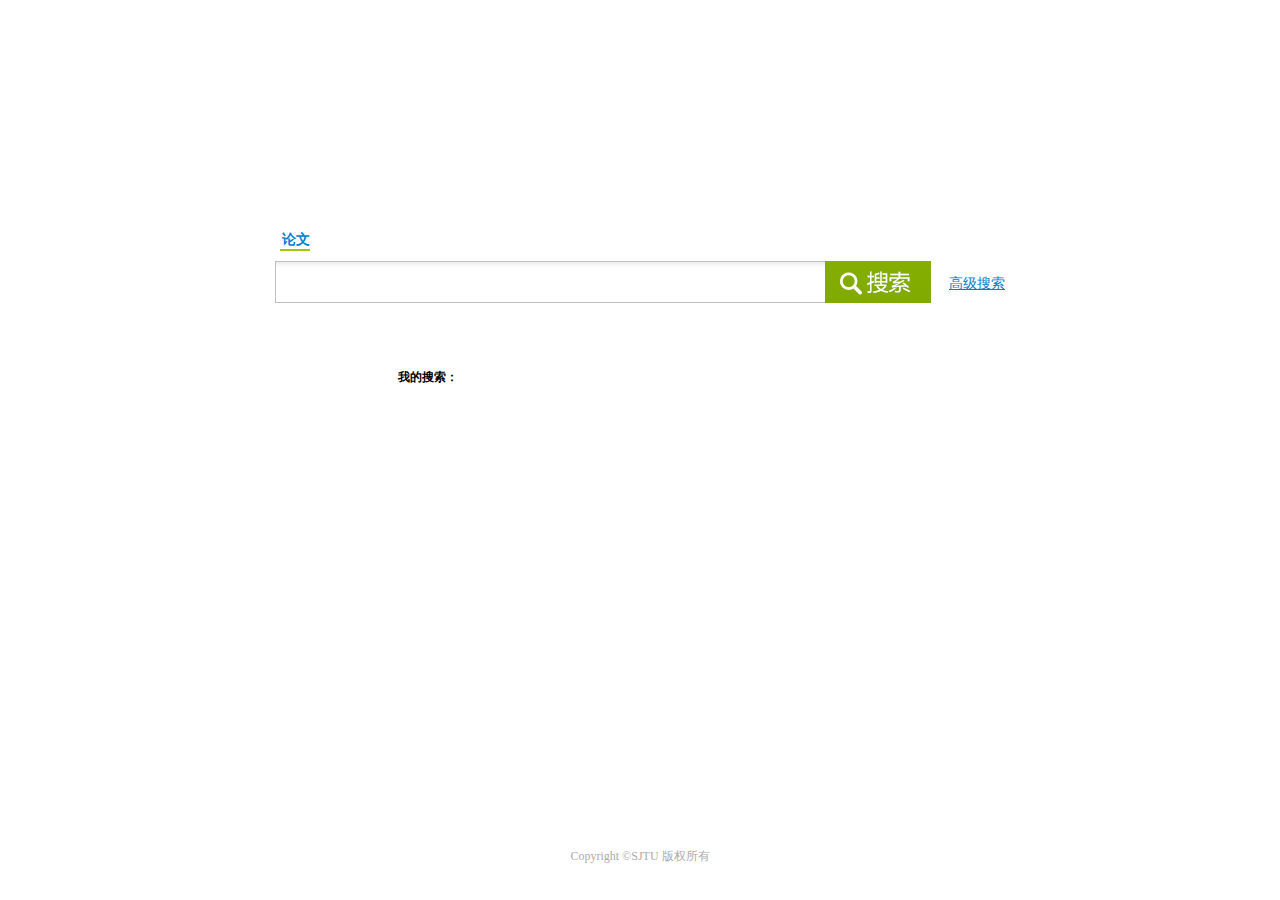
<file: index.html>
<!DOCTYPE html PUBLIC "-//W3C//DTD XHTML 1.0 Transitional//EN" "http://www.w3.org/TR/xhtml1/DTD/xhtml1-transitional.dtd">
<html xmlns="http://www.w3.org/1999/xhtml">
<head>
<meta http-equiv="X-UA-Compatible" content="IE=emulateIE7" />
<meta http-equiv="Content-Type" content="text/html; charset=utf-8" />
<title>Paper-SearchEngine</title>
<link href="css/style.css" rel="stylesheet" type="text/css" />
<link href="css/index.css" rel="stylesheet" type="text/css" />
</head>
<body>
<div id="container">
	<div id="bd">
        <div id="main">
        	<h1 class="title">
            	<div class="logo large"></div>
            </h1>
            <div class="nav ue-clear">
            	<ul class="searchList">
                    <li class="searchItem current" id="paper">论文</li>
                    <!--<li class="searchItem">设计</li>-->
                    <!--<li class="searchItem">网页</li>-->
                    <!--<li class="searchItem">知道</li>-->
                    <!--<li class="searchItem">音乐</li>-->
                    <!--<li class="searchItem">图片</li>-->
                    <!--<li class="searchItem">视频</li>-->
                    <!--<li class="searchItem">地图</li>-->
                    <!--<li class="searchItem">百科</li>-->
                    <!--<li class="searchItem">文库</li>-->
                </ul>
            </div>
            <div class="inputArea">
            	<input type="text" class="searchInput" />
                <input type="button" class="searchButton" />
                <a class="advanced" href="advanced.html">高级搜索</a>
                <!--<ul class="dataList">-->
                	<!--<li>如何学好设计</li>-->
                    <!--<li>界面设计</li>-->
                    <!--<li>UI设计培训要多少钱</li>-->
                    <!--<li>设计师学习</li>-->
                    <!--<li>哪里有好的网站</li>-->
                <!--</ul>-->
            </div>
            
            <div class="historyArea">
                <p class="history">
                	<label class="myhis">我的搜索：</label>
                </p>
            </div>
        </div><!-- End of main -->
    </div><!--End of bd-->
    
    <div class="foot">
    	<div class="wrap">
            <div class="copyright">Copyright &copy;SJTU 版权所有</div>
        </div>
    </div>
</div>
</body>
<script type="text/javascript" src="js/jquery.js"></script>
<script type="text/javascript" src="js/jquery.cookie.js"></script>
<script type="text/javascript" src="js/global.js"></script>
<script type="text/javascript" src="js/domain.js"></script>
<script type="text/javascript" src="js/index.js"></script>
</html>
</file>
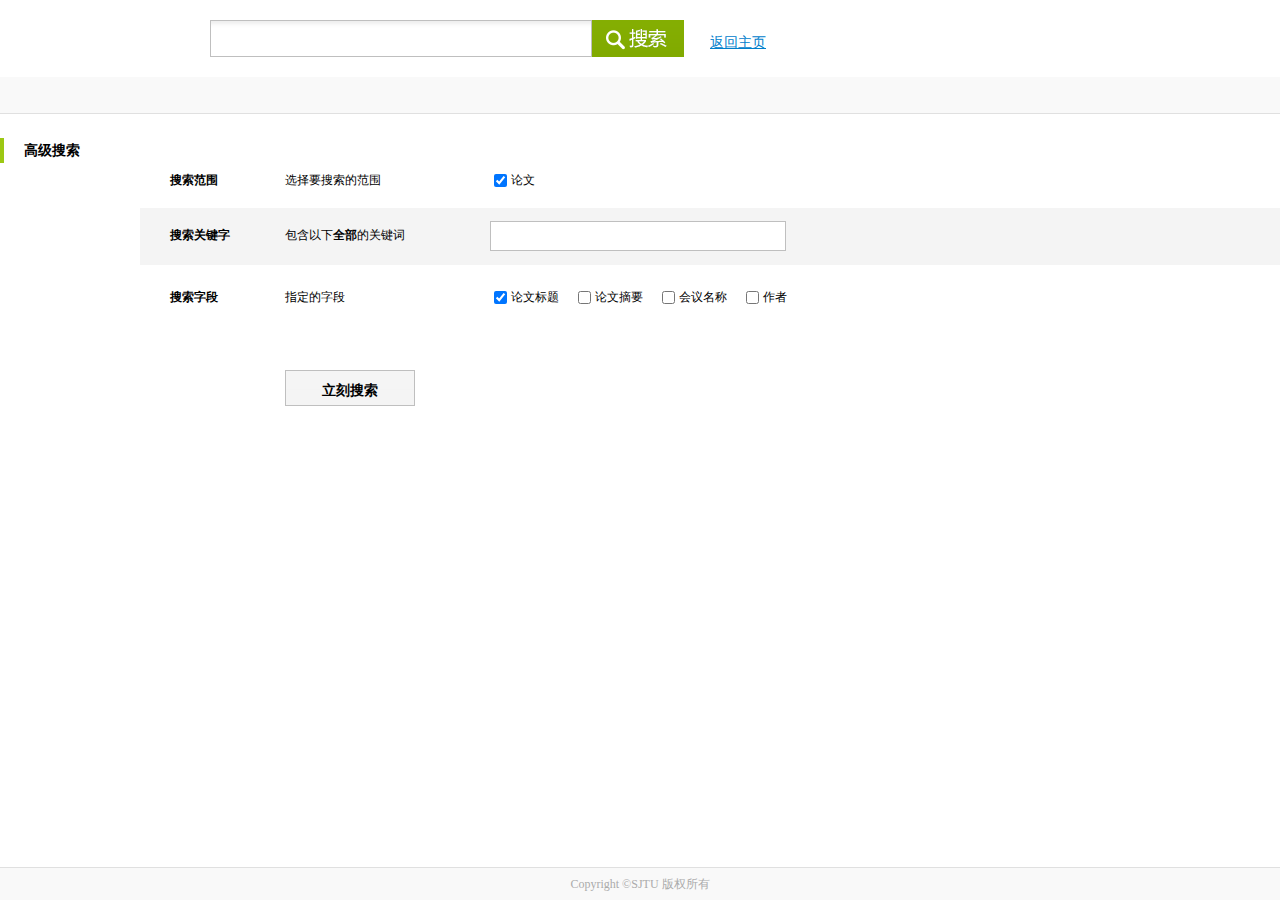
<file: advanced.html>
<!DOCTYPE html PUBLIC "-//W3C//DTD XHTML 1.0 Transitional//EN" "http://www.w3.org/TR/xhtml1/DTD/xhtml1-transitional.dtd">
<html xmlns="http://www.w3.org/1999/xhtml">
<head>
<meta http-equiv="X-UA-Compatible" content="IE=emulateIE7" />
<meta http-equiv="Content-Type" content="text/html; charset=utf-8" />
<title>Paper-SearchEngine</title>
<link href="css/style.css" rel="stylesheet" type="text/css" />
<link href="css/advanced.css" rel="stylesheet" type="text/css" />
</head>
<body>
<div id="container">
	<div id="hd" class="ue-clear">
    	<div class="logo"></div>
        <div class="inputArea">
        	<input type="text" class="searchInput" />
            <input type="button" class="searchButton" />
            <a class="back" href="index.html">返回主页</a>
        </div>
    </div>
    <div class="divsion"></div>
	<div id="bd">
        <div id="main">
        	<div class="subfield">高级搜索</div>
            <div class="subfieldContent">
            	<!--搜索范围-->
                <dl class="ue-clear advanceItem">
                	<dd>
                    	<label>搜索范围</label>
                        <span>选择要搜索的范围</span>
                    </dd>
                    <dt class="fillInArea">
                    	<span class="choose">
                            <input name="scope" type="checkbox" checked="checked" id="paper">
                            <span class="text">论文</span>
                        </span>
                        <!--<span class="choose">-->
                        <!--<input type="checkbox" name="scope">-->
                            <!--<span class="text">正文</span>-->
                        <!--</span>-->
                        <!--<span class="choose">-->
                            <!--<input type="checkbox" name="scope">-->
                            <!--<span class="text">附件</span>-->
                        <!--</span>-->
                    </dt>
                </dl>
                
                <!--搜索关键字-->
                <dl class="ue-clear advanceItem keyWords">
                	<dd>
                    	<label>搜索关键字</label>
                        <div class="tips">
                        	<p class="tip">包含以下<span class="impInfo">全部</span>的关键词</p>
                            <!--<p class="tip">包含以下的<span class="impInfo">完整关键词</span></p>-->
                            <!--<p class="tip">包含以下<span class="impInfo">任意一个</span>关键词</p>-->
                            <!--<p class="tip"><span class="impInfo">不包括</span>以下关键词</p>-->
                        </div>
                    </dd>
                    <dt class="fillInArea">
                    	<p><input type="text" id="stxt"/></p>
                        <!--<p><input type="text" /></p>-->
                        <!--<p><input type="text" /></p>-->
                        <!--<p><input type="text" /></p>-->
                    </dt>
                </dl>
                
                <!--文件类型-->
                <dl class="ue-clear advanceItem coln">
                	<dd>
                    	<label>搜索字段</label>
                        <span>指定的字段</span>
                    </dd>
                    <dt class="fillInArea">
                    	<span class="choose">
                            <input name="type" type="checkbox" checked="checked" id="name">
                            <span class="text">论文标题</span>
                        </span>
                        <span class="choose">
                        <input type="checkbox" name="type" id="abstract">
                            <span class="text">论文摘要</span>
                        </span>
                        <span class="choose">
                            <input type="checkbox" name="type" id="conf_info.name">
                            <span class="text">会议名称</span>
                        </span>
                        <span class="choose">
                            <input type="checkbox" name="type" id="authors.name">
                            <span class="text">作者</span>
                        </span>
                    </dt>
                </dl>
                
                <!--&lt;!&ndash;发布时间&ndash;&gt;-->
                <!--<dl class="ue-clear advanceItem time">-->
                	<!--<dd>-->
                    	<!--<label>发布时间</label>-->
                        <!--<span>指定搜索的时间范围</span>-->
                    <!--</dd>-->
                    <!--<dt class="fillInArea">-->
                    	<!--<span class="choose">-->
                            <!--<input type="radio" name="time">-->
                            <!--<span class="text">全部</span>-->
                        <!--</span>-->
                        <!--<span class="choose">-->
                            <!--<input type="radio" name="time">-->
                            <!--<span class="text">近一天</span>-->
                        <!--</span>-->
                        <!--<span class="choose">-->
                            <!--<input type="radio" name="time">-->
                            <!--<span class="text">近一周</span>-->
                        <!--</span>-->
                        <!--<span class="choose">-->
                            <!--<input type="radio" name="time">-->
                            <!--<span class="text">近一月</span>-->
                        <!--</span>-->
                        <!--<span class="choose">-->
                            <!--<input type="radio" name="time">-->
                            <!--<span class="text">近一年</span>-->
                        <!--</span>-->
                        <!--<span class="choose defineRadio">-->
                            <!--<input type="radio" name="time">-->
                            <!--<span class="text">自定义</span>-->
                        <!--</span>-->
                        <!--<span class="define">-->
                            <!--<input type="text" />-->
                            <!--<span class="divsion">-</span>-->
                            <!--<input type="text" />-->
                        <!--</span>-->
                    <!--</dt>-->
                <!--</dl>-->
                <div class="button">
                	<input type="button" class="search" value="立刻搜索" />
                </div>
            </div>
        </div><!-- End of main -->
    </div><!--End of bd-->
    
    
</div>
<div id="foot">Copyright &copy;SJTU 版权所有</div>
</body>
<script type="text/javascript" src="js/jquery.js"></script>
<script type="text/javascript" src="js/jquery.cookie.js"></script>
<script type="text/javascript" src="js/global.js"></script>
<script type="text/javascript" src="js/advanced.js"></script>
</html>
</file>
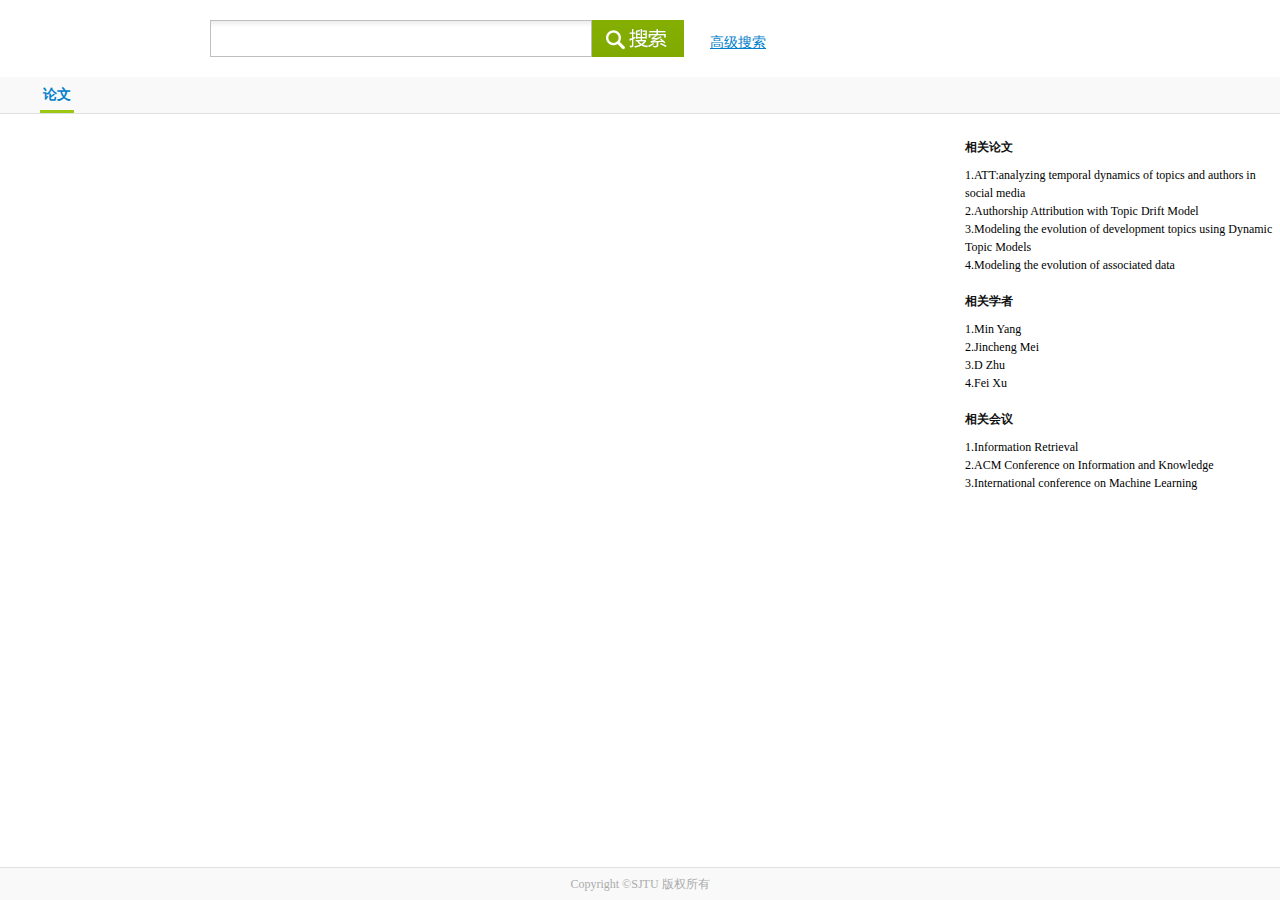
<file: detail.html>
<!DOCTYPE html PUBLIC "-//W3C//DTD XHTML 1.0 Transitional//EN" "http://www.w3.org/TR/xhtml1/DTD/xhtml1-transitional.dtd">
<html xmlns="http://www.w3.org/1999/xhtml">
<head>
    <meta http-equiv="X-UA-Compatible" content="IE=emulateIE7" />
    <meta http-equiv="Content-Type" content="text/html; charset=utf-8" />
    <title>Paper</title>
    <link href="css/style.css" rel="stylesheet" type="text/css" />
    <link href="css/result.css" rel="stylesheet" type="text/css" />
    <script type="text/javascript" src="js/echarts.js"></script>
</head>
<body>
<div id="container" class="sideBarHide">
    <div id="hd" class="ue-clear">
        <div class="logo"></div>
        <div class="inputArea">
            <input type="text" class="searchInput" />
            <input type="button" class="searchButton" />
            <a class="advanced" href="advanced.html">高级搜索</a>
        </div>
    </div>
    <div class="nav">
        <ul class="searchList">
            <li class="searchItem current" id="paper">论文</li>
            <!--<li class="searchItem">设计</li>-->
            <!--<li class="searchItem">网页</li>-->
            <!--<li class="searchItem">知道</li>-->
            <!--<li class="searchItem">音乐</li>-->
            <!--<li class="searchItem">图片</li>-->
            <!--<li class="searchItem">视频</li>-->
            <!--<li class="searchItem">地图</li>-->
            <!--<li class="searchItem">百科</li>-->
            <!--<li class="searchItem">文库</li>-->
        </ul>
    </div>
    <div id="bd" class="ue-clear">
        <div id="main" class="sideBarHide" style="padding-right: 315px">
            <div class="resultArea">
                <div class="resultList"></div>
                <!-- 分页 -->
                <!--<div class="pagination ue-clear"></div>-->
                <!-- 相关搜索 -->
                <!--<div class="dependSearch ue-clear">-->
                <!--<h6>相关搜索</h6>-->
                <!--<div class="searchList">-->
                <!--<p>-->
                <!--<a href="javascript:;">UI设计</a>-->
                <!--<a href="javascript:;">UI设计师</a>-->
                <!--<a href="javascript:;">图标设计</a>-->
                <!--<a href="javascript:;">设计师</a>-->
                <!--</p>-->
                <!--<p>-->
                <!--<a href="javascript:;">后台界面</a>-->
                <!--<a href="javascript:;">管理系统界面</a>-->
                <!--<a href="javascript:;">界面欣赏</a>-->
                <!--<a href="javascript:;">交互设计</a>-->
                <!--</p>-->
                <!--</div>-->
                <!--</div>-->

                <!--结果中搜索-->
                <!--<div class="inputArea searchInResult">-->
                <!--<input type="text" class="searchInput" />-->
                <!--<input type="button" class="searchButton" />-->
                <!--<a class="inResult" javascript:;>在结果中搜索</a>-->
                <!--</div>-->
                <div id="graphtopic" style="width: 600px;height:400px;"></div>
            </div>
            <div class="historyArea" style="margin-right:-312px;width:312px;">
                <div class="mySearch">
                    <h6>相关论文</h6>
                    <ul class="paperList">
                        <li>1.ATT:analyzing temporal dynamics of topics and authors in social media</li>
                        <li>2.Authorship Attribution with Topic Drift Model</li>
                        <li>3.Modeling the evolution of development topics using Dynamic Topic Models</li>
                        <li>4.Modeling the evolution of associated data</li>
                        <li><br/></li>
                    </ul>
                </div>
                <div class="mySearch">
                    <h6>相关学者</h6>
                    <ul class="scholarList">
                        <li>1.Min Yang</li>
                        <li>2.Jincheng Mei</li>
                        <li>3.D Zhu</li>
                        <li>4.Fei Xu</li>
                        <li><br/></li>
                    </ul>
                </div>
                <div class="mySearch">
                    <h6>相关会议</h6>
                    <ul class="confList">
                        <li>1.Information Retrieval</li>
                        <li>2.ACM Conference on Information and Knowledge</li>
                        <li>3.International conference on Machine Learning</li>
                        <li><br/></li>
                    </ul>
                </div>
            </div>
        </div><!-- End of main -->
    </div><!--End of bd-->
</div>

<div id="foot">Copyright &copy;SJTU 版权所有</div>
</body>
<script type="text/javascript" src="js/jquery.js"></script>
<script type="text/javascript" src="js/jquery.cookie.js"></script>
<script type="text/javascript" src="js/global.js"></script>
<script type="text/javascript" src="js/pagination.js"></script>
<script type="text/javascript" src="js/domain.js"></script>
<script type="text/javascript" src="js/detail.js"></script>
</html>
</file>
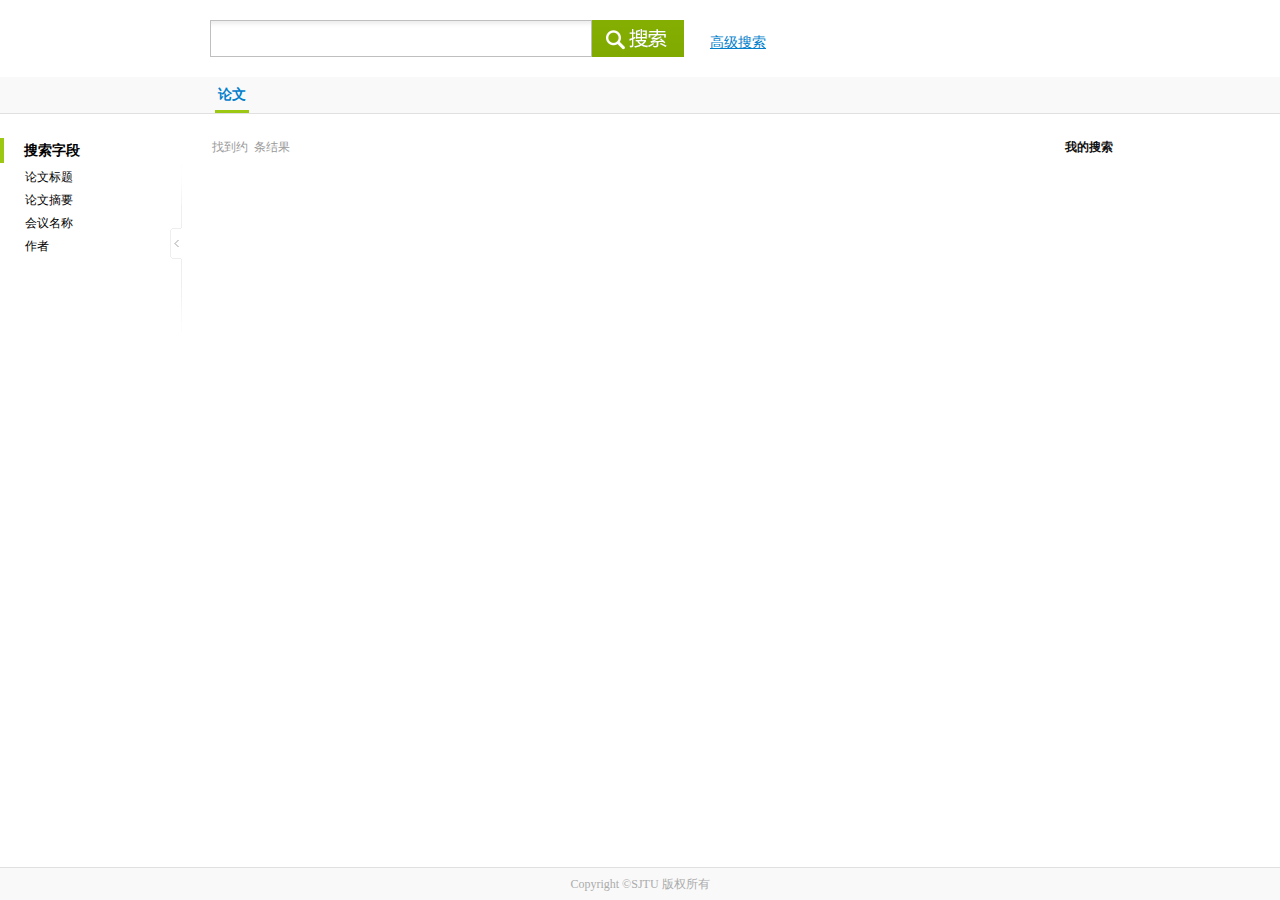
<file: result.html>
<!DOCTYPE html PUBLIC "-//W3C//DTD XHTML 1.0 Transitional//EN" "http://www.w3.org/TR/xhtml1/DTD/xhtml1-transitional.dtd">
<html xmlns="http://www.w3.org/1999/xhtml">
<head>
<meta http-equiv="X-UA-Compatible" content="IE=emulateIE7" />
<meta http-equiv="Content-Type" content="text/html; charset=utf-8" />
<title>Paper-SearchEngine</title>
<link href="css/style.css" rel="stylesheet" type="text/css" />
<link href="css/result.css" rel="stylesheet" type="text/css" />
</head>
<body>
<div id="container">
	<div id="hd" class="ue-clear">
    	<div class="logo"></div>
        <div class="inputArea">
        	<input type="text" class="searchInput" />
            <input type="button" class="searchButton" />
            <a class="advanced" href="advanced.html">高级搜索</a>
        </div>
    </div>
    <div class="nav">
    	<ul class="searchList">
            <li class="searchItem current" id="paper">论文</li>
            <!--<li class="searchItem">设计</li>-->
            <!--<li class="searchItem">网页</li>-->
            <!--<li class="searchItem">知道</li>-->
            <!--<li class="searchItem">音乐</li>-->
            <!--<li class="searchItem">图片</li>-->
            <!--<li class="searchItem">视频</li>-->
            <!--<li class="searchItem">地图</li>-->
            <!--<li class="searchItem">百科</li>-->
            <!--<li class="searchItem">文库</li>-->
        </ul>
    </div>
	<div id="bd" class="ue-clear">
        <div id="main">
        	<div class="sideBar">
            	<div class="subfield">搜索字段</div>
                <ul class="subfieldContext">
                	<li>
                    	<span class="name" id="name">论文标题</span>
                    </li>
                    <li>
                    	<span class="name" id="abstract">论文摘要</span>
                    </li>
                    <li>
                    	<span class="name" id="conf_info.name">会议名称</span>
                    </li>
                    <li>
                    	<span class="name" id="authors.name">作者</span>
                    </li>
                </ul>
                <!--<div class="subfield">发布时间</div>-->
                <!--<ul class="subfieldContext">-->
                	<!--<li>-->
                    	<!--<span class="name">2013年</span>-->
                        <!--<span class="unit">(9862)</span>-->
                    <!--</li>-->
                    <!--<li>-->
                    	<!--<span class="name">2012年</span>-->
                        <!--<span class="unit">(485)</span>-->
                    <!--</li>-->
                    <!--<li>-->
                    	<!--<span class="name">2011年</span>-->
                        <!--<span class="unit">(1564)</span>-->
                    <!--</li>-->
                <!--</ul>-->
                
                <!--<a href="javascript:;" class="reset">重置搜索选项</a>-->
                
                <div class="sideBarShowHide">
                	<a href="javascript:;" class="icon"></a>
                </div>
            </div>
            <div class="resultArea">
            	<p class="resultTotal">
                    <span class="info">找到约&nbsp;<span class="totalResult"></span> 条结果</span><!--(用时<span class="time">0.36</span>秒)，共约<span class="totalPage">1900</span>页</span>-->
                    <!--<span class="orderOpt">-->
                    	<!--<a href="javascript:;" class="byTime">按时间排序</a>-->
                        <!--<a href="javascript:;" class="byDependence">按相关度排序</a>-->
                    <!--</span>-->
                </p>
                <div class="resultList"></div>
                <!-- 分页 -->
                <!--<div class="pagination ue-clear"></div>-->
                <!-- 相关搜索 -->
                <!--<div class="dependSearch ue-clear">-->
                    <!--<h6>相关搜索</h6>-->
                    <!--<div class="searchList">-->
                        <!--<p>-->
                            <!--<a href="javascript:;">UI设计</a>-->
                            <!--<a href="javascript:;">UI设计师</a>-->
                            <!--<a href="javascript:;">图标设计</a>-->
                            <!--<a href="javascript:;">设计师</a>-->
                        <!--</p>-->
                        <!--<p>-->
                            <!--<a href="javascript:;">后台界面</a>-->
                            <!--<a href="javascript:;">管理系统界面</a>-->
                            <!--<a href="javascript:;">界面欣赏</a>-->
                            <!--<a href="javascript:;">交互设计</a>-->
                        <!--</p>-->
                    <!--</div>-->
                <!--</div>-->
                
                <!--结果中搜索-->
                <!--<div class="inputArea searchInResult">-->
                    <!--<input type="text" class="searchInput" />-->
                    <!--<input type="button" class="searchButton" />-->
                    <!--<a class="inResult" javascript:;>在结果中搜索</a>-->
                <!--</div>-->
            </div>
            <div class="historyArea">
                <div class="mySearch">
                	<h6>我的搜索</h6>
                    <ul class="historyList">
                    </ul>
                </div>
            </div>
        </div><!-- End of main -->
    </div><!--End of bd-->
</div>

<div id="foot">Copyright &copy;SJTU 版权所有</div>
</body>
<script type="text/javascript" src="js/jquery.js"></script>
<script type="text/javascript" src="js/jquery.cookie.js"></script>
<script type="text/javascript" src="js/global.js"></script>
<script type="text/javascript" src="js/pagination.js"></script>
<script type="text/javascript" src="js/domain.js"></script>
<script type="text/javascript" src="js/result.js"></script>
</html>
</file>
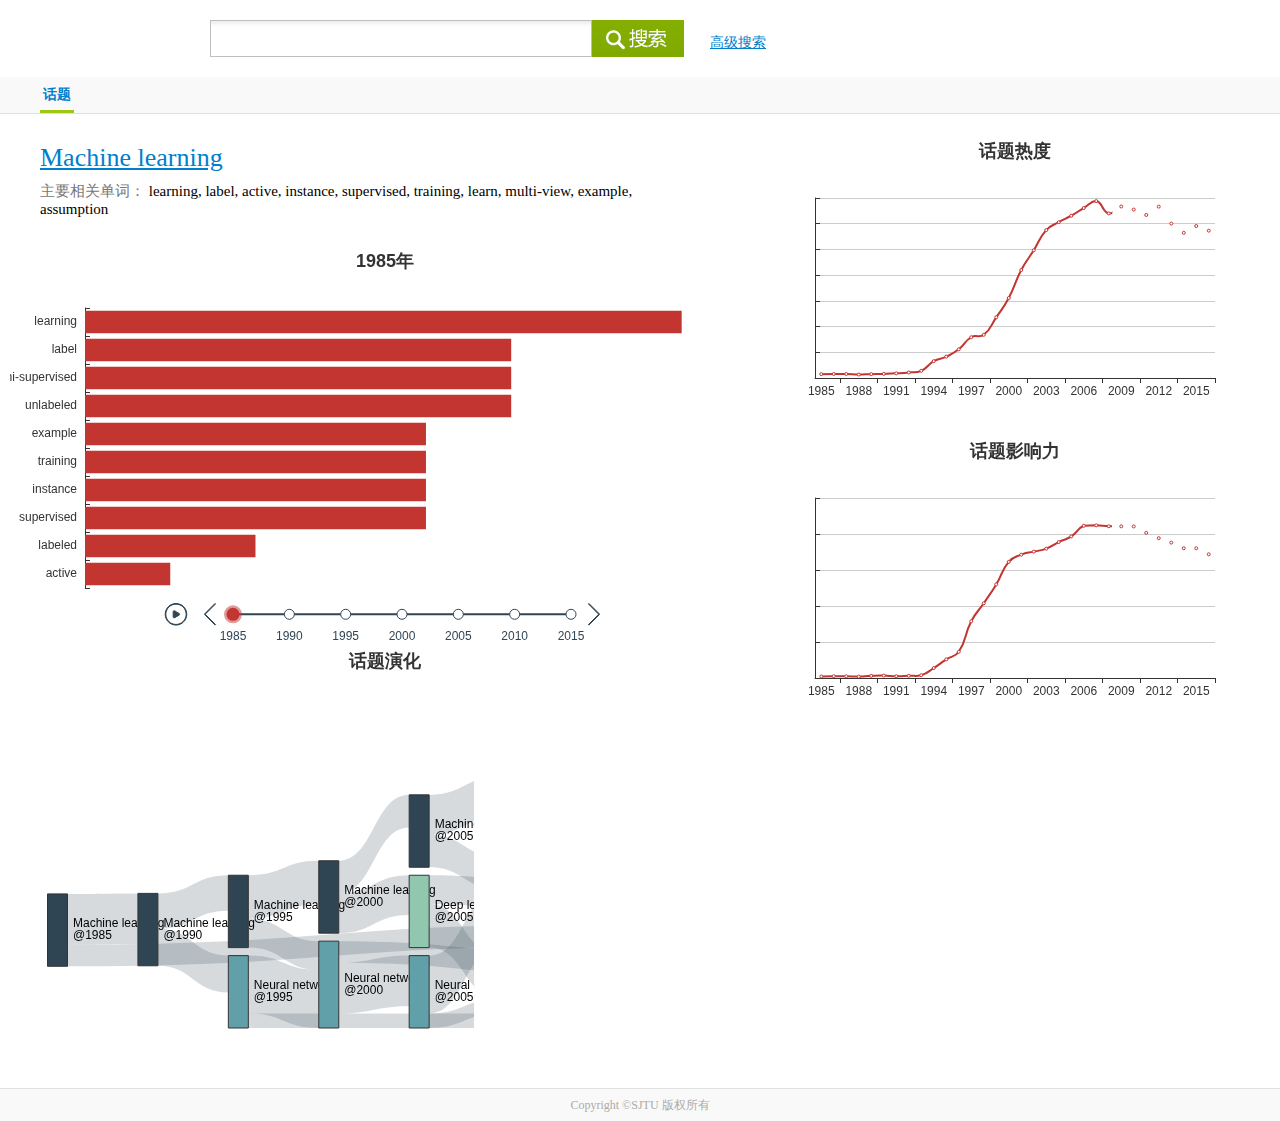
<file: topic.html>
<!DOCTYPE html PUBLIC "-//W3C//DTD XHTML 1.0 Transitional//EN" "http://www.w3.org/TR/xhtml1/DTD/xhtml1-transitional.dtd">
<html xmlns="http://www.w3.org/1999/xhtml">
<head>
    <meta http-equiv="X-UA-Compatible" content="IE=emulateIE7" />
    <meta http-equiv="Content-Type" content="text/html; charset=utf-8" />
    <title>Topic</title>
    <link href="css/style.css" rel="stylesheet" type="text/css" />
    <link href="css/result.css" rel="stylesheet" type="text/css" />
    <script type="text/javascript" src="js/echarts.js"></script>
</head>
<body>
<div id="container" class="sideBarHide">
    <div id="hd" class="ue-clear">
        <div class="logo"></div>
        <div class="inputArea">
            <input type="text" class="searchInput" />
            <input type="button" class="searchButton" />
            <a class="advanced" href="advanced.html">高级搜索</a>
        </div>
    </div>
    <div class="nav">
        <ul class="searchList">
            <li class="searchItem current" id="paper">话题</li>
            <!--<li class="searchItem">设计</li>-->
            <!--<li class="searchItem">网页</li>-->
            <!--<li class="searchItem">知道</li>-->
            <!--<li class="searchItem">音乐</li>-->
            <!--<li class="searchItem">图片</li>-->
            <!--<li class="searchItem">视频</li>-->
            <!--<li class="searchItem">地图</li>-->
            <!--<li class="searchItem">百科</li>-->
            <!--<li class="searchItem">文库</li>-->
        </ul>
    </div>
    <div id="bd" class="ue-clear">
        <div id="main" class="sideBarHide" style="padding-right: 515px">
            <div class="resultArea">
                <div class="resultList"></div>
                <!-- 分页 -->
                <!--<div class="pagination ue-clear"></div>-->
                <!-- 相关搜索 -->
                <!--<div class="dependSearch ue-clear">-->
                <!--<h6>相关搜索</h6>-->
                <!--<div class="searchList">-->
                <!--<p>-->
                <!--<a href="javascript:;">UI设计</a>-->
                <!--<a href="javascript:;">UI设计师</a>-->
                <!--<a href="javascript:;">图标设计</a>-->
                <!--<a href="javascript:;">设计师</a>-->
                <!--</p>-->
                <!--<p>-->
                <!--<a href="javascript:;">后台界面</a>-->
                <!--<a href="javascript:;">管理系统界面</a>-->
                <!--<a href="javascript:;">界面欣赏</a>-->
                <!--<a href="javascript:;">交互设计</a>-->
                <!--</p>-->
                <!--</div>-->
                <!--</div>-->

                <!--结果中搜索-->
                <!--<div class="inputArea searchInResult">-->
                <!--<input type="text" class="searchInput" />-->
                <!--<input type="button" class="searchButton" />-->
                <!--<a class="inResult" javascript:;>在结果中搜索</a>-->
                <!--</div>-->
                <div id="graphword" style="width: 750px;height:400px;"></div>
                <div id="graphevo" style="width: 750px;height:400px;"></div>
            </div>
            <div class="historyArea" style="margin-right:-512px;width:512px;">
                <div class="mySearch">
                    <!--<h6>话题热度</h6>-->
                    <div id="graphhot" style="width: 500px;height:300px;"></div>
                </div>
                <div class="mySearch">
                    <!--<h6>话题影响力</h6>-->
                    <!--<ul class="historyList">-->
                    <!--</ul>-->
                    <div id="graphimp" style="width: 500px;height:300px;"></div>
                </div>
            </div>
        </div><!-- End of main -->
    </div><!--End of bd-->
</div>

<div id="foot">Copyright &copy;SJTU 版权所有</div>
</body>
<script type="text/javascript" src="js/jquery.js"></script>
<script type="text/javascript" src="js/jquery.cookie.js"></script>
<script type="text/javascript" src="js/global.js"></script>
<script type="text/javascript" src="js/pagination.js"></script>
<script type="text/javascript" src="js/domain.js"></script>
<script type="text/javascript" src="js/topic.js"></script>
</html>
</file>
<file: css/index.css>
@charset "utf-8";
html{*overflow:auto;}
#main{width:730px;margin:75px auto 0;}
#main h1.title{width:600px;}
#bd{margin-bottom:20px;}
/*.logo.large{margin:0px auto 10px auto;width:342px;height:144px;background: url(../img/logo.png) no-repeat center center;}*/
.logo.large{margin:0px auto 10px auto;width:342px;height:144px;}

/*nav样式*/
.nav{margin-bottom:10px;}
.searchList{float:left;padding-left:5px;}
.searchList .searchItem{float:left;margin-right:15px;font-size:14px;padding:0 0 2px 2px;cursor:pointer;height:18px;}
.searchList .searchItem.current{color:#0080cc;border-bottom:2px solid #9cc813;font-weight:bold;}

/*input搜索区域*/
.inputArea{position:relative;margin-bottom:65px;}
.inputArea .searchInput{border:1px solid #bfbfbf;padding:0 15px;outline:none;height:40px;*height:39px;*line-height:40px;width:520px; background:url(../img/inputbg.png);font-size:14px;}
.inputArea .searchButton{position:absolute;left:550px;*left:552px;*top:1px;width:106px;height:42px;*height:41px;background:url(../img/seachbtn.png) no-repeat;border:none;cursor:pointer;}
/*高级搜索*/
.inputArea .advanced{position:absolute;font-size:14px;left:674px;top:12px;text-decoration:underline;}
/*联想下拉区域*/
.inputArea .dataList{display:none;position:absolute;left:0;top:42px;*top:43px;width:550px;padding:5px 0;background:#fff;border:1px solid #bfbfbf;border-top:none;}
.inputArea .dataList li{padding:2px 15px;font-size:14px;}
.inputArea .dataList li:hover{background:#f0f0f0;color:#0080cc;font-weight:bold;}

/*搜索历史区域*/
.historyArea{margin:0 auto;width:485px;}
.historyArea .history {margin-bottom:5px;}
.historyArea .history label{font-weight:bold;}
.historyArea .history a{margin-right:12px;}

/*版权信息*/
.foot{position:absolute;bottom:0px;width:100%;}
.foot .wrap{margin:0 auto;}
.foot .copyright{position:relative;top:-35px;color:#ababab;text-align:center;}
</file>
<file: css/advanced.css>
@charset "utf-8";
html{*overflow:auto;}
#hd{padding:20px 10px;}
.logo{float:left;margin-right:30px; height:33px;}
/*input搜索区域*/
.inputArea{float:left;position:relative;}
.inputArea .searchInput{border:1px solid #bfbfbf;padding:0 15px;outline:none;height:35px;*line-height:38px;width:350px; background:url(../img/inputbg.png);font-size:14px;}
.inputArea .searchButton{position:absolute;left:382px;top:0;*top:1px;*left:381px;width:106px;height:38px;background:url(../img/btn_min.png) no-repeat;border:none; cursor:pointer;}

/*返回搜索*/
.inputArea .back{position:absolute;font-size:14px;left:500px;top:12px;width:60px;text-decoration:underline;}

/*分界区域*/
.divsion{margin-bottom:24px;height:36px;background:#f9f9f9;border-bottom:1px solid #e0e0e0;}

/*高级搜索区域*/
.subfield{border-left:4px solid #9cc813;font-size:14px;font-weight:bold;padding:2px 0 2px 20px;}
.subfieldContent{padding-left:140px;padding-bottom:40px;}
.subfieldContent .advanceItem{padding-left:350px;margin-bottom:15px;padding-top:8px;padding-bottom:3px;}
.subfieldContent .advanceItem.keyWords{background:#f4f4f4;padding-top:18px;padding-bottom:3px;}
.subfieldContent .advanceItem dd{float:left;margin-left:-320px;}
.subfieldContent .advanceItem dd label{float:left;margin-right:40px;width:75px;font-weight:bold;}
.subfieldContent .advanceItem dd .impInfo{ font-weight:bold;}
.subfieldContent .advanceItem dd .tips{float:left;}
.subfieldContent .advanceItem dd p, .subfieldContent .advanceItem dt p{margin-bottom:10px;height:26px;}
.subfieldContent .advanceItem dt p input[type=text]{position:relative;top:-5px;line-height:26px;}

.subfieldContent .advanceItem dt{float:left;width:100%;}
.subfieldContent .advanceItem.keyWords dt input[type=text]{width:290px;height:26px;border:1px solid #bfbfbf;outline:none;}
/*自定义*/
.subfieldContent .advanceItem.time{height:30px;}
.subfieldContent .advanceItem .define{display:none;position:relative;*top:-3px;}
.subfieldContent .advanceItem.time input[type=text]{width:80px;height:18px;line-height:18px;border:1px solid #bfbfbf;outline:none;}





/*更多按钮*/
.more {float:left;}
.more:hover{text-decoration:none;}
.more .moreIcon{display:inline-block;position:relative;top:-1px;*top:-3px;left:2px;*left:-1px;width:9px;height:5px;background:url(../img/more.png);}
.more.show .moreIcon{background:url(../img/down.png);top:-2px;}

/*立即搜索样式*/
.subfieldContent .search{margin:45px 0 0 145px;width:130px;height:36px;background:url(../img/btnbg.png); font-weight:bold;border:none;border:1px solid #bfbfbf;line-height:36px;cursor:pointer;font-size:14px;}
/*联想下拉区域*/
.inputArea .dataList{display:none;position:absolute;left:0;top:42px;*top:43px;width:550px;padding:5px 0;background:#fff;border:1px solid #bfbfbf;border-top:none;}
.inputArea .dataList li{padding:2px 15px;font-size:14px;}
.inputArea .dataList li:hover{background:#f0f0f0;color:#0080cc;font-weight:bold;}
</file>
<file: css/result.css>
@charset "utf-8";
html{*overflow:auto;}
#hd{padding:20px 10px;}
#bd{margin-bottom:40px;}
.logo{float:left;margin-right:30px; height:33px;}
/*input搜索区域*/
.inputArea{float:left;position:relative;}
.inputArea .searchInput{border:1px solid #bfbfbf;padding:0 15px;outline:none;height:35px;*line-height:35px;width:350px; background:url(../img/inputbg.png);font-size:14px;}
.inputArea .searchButton{position:absolute;left:382px;top:0;*top:1px;*left:381px;width:106px;height:38px;background:url(../img/btn_min.png) no-repeat;border:none;cursor:pointer;}

/*返回高级搜索*/
.inputArea .advanced{position:absolute;font-size:14px;left:500px;top:12px;width:60px;text-decoration:underline;}

/*分界区域，导航*/
.nav{margin-bottom:24px;height:31px;background:#f9f9f9;border-bottom:1px solid #e0e0e0;padding:5px 0 0 210px;}
.searchList{float:left;padding-left:5px;}
.searchList .searchItem{float:left;margin-right:15px;font-size:14px;padding:0 3px 2px 3px;cursor:pointer;height:26px; line-height:26px;}
.searchList .searchItem.current{color:#0080cc;border-bottom:3px solid #9cc813;font-weight:bold;}
.nav .tips{color:#969696;font-size:12px;line-height:24px;*line-height:26px;}
#container.sideBarHide .nav{padding-left:35px;}

/*#main区域样式*/
#main{padding:0 215px 0 182px;}
#main.sideBarHide{padding-left:10px;}
/*侧边栏搜索条件*/
.sideBar{position:relative;float:left;margin-left:-182px;width:182px;}
.sideBar .subfieldContext{margin-bottom:20px;padding-left:25px;}
.sideBar .subfieldContext li{margin-bottom:5px;cursor:pointer;}
.sideBar .subfieldContext input[type=text]{width:75px;}
.sideBar .unit{color:#787878;}

/*更多按钮*/
.sideBar .more a:hover{text-decoration:none;}
.sideBar .more .moreIcon{display:inline-block;position:relative;top:-1px;*top:-3px;left:2px;*left:-1px;width:9px;height:5px;background:url(../img/more.png);}
.sideBar .more.show .moreIcon{background:url(../img/down.png);top:-2px;}

.sideBar .reset{padding-left:25px;}
/*siderBar区域显隐控制*/
.sideBar .sideBarShowHide{position:absolute;right:0px;top:20px;height:177px;width:1px; background:url(../img/line.png) right;}
.sideBar .sideBarShowHide a{position:absolute;top:70px;left:-11px;display:inline-block;width:12px;height:31px;background:url(../img/lr.png);}

.sideBar .sideBarShowHide a:hover{background-position:0 -31px;}

/*左侧收起样式*/
#main.sideBarHide .sideBar{margin-left:-191px;*margin-left:-182px;}
#main.sideBarHide .sideBar .sideBarShowHide{-moz-transform:rotate(180deg); -o-transform:rotate(180deg); -webkit-transform:rotate(180deg); transform:rotate(180deg);}
#main.sideBarHide .sideBar .sideBarShowHide a{*background:url(../img/ll.png);}
#main.sideBarHide .sideBar .sideBarShowHide a:hover{*background-position:0 -31px;}
#main.sideBarHide .sideBar .sideBarShowHide{background:none;}

.resultArea{float:left;width:100%;}
.resultArea .resultTotal{position:relative;padding-left:30px;margin-bottom:20px;}
.resultArea .resultTotal .info{color:#9a9a9a;}
.resultArea .resultTotal .orderOpt{position:absolute;right:50px;}
.resultArea .resultTotal .orderOpt a{margin-right:10px;color:#0080cc;}

/*搜索结果列表区域*/
.resultArea .resultList{padding-left:30px;}
.resultArea .resultList .resultItem{margin-bottom:20px;}
.resultArea .resultList .resultItem{margin-bottom:30px;}
.resultArea .resultList .itemHead{margin-bottom:5px;color:#767676;} 
.resultArea .resultList .itemHead .keyWord{color:#d90909;}
.resultArea .resultList .itemBody .keyWord{color:#d90909;}
.resultArea .resultList .itemHead a.title{font-size:16px;color:#0080cc;text-decoration:underline;}
.resultArea .resultList .itemHead .value{color:#008000;}
.resultArea .resultList .itemHead .divsion{margin:0 5px;}
.resultArea .resultList .itemHead .fileType{margin-right:10px;}

/*搜索内容主体*/
.resultArea .resultList .itemBody{margin-bottom:5px;line-height:18px;width:90%;}
.resultArea .resultList .itemFoot{color:#008000;}
.resultArea .resultList .itemFoot .info{margin-right:10px;}

.resultArea .pagination{margin-bottom:25px;padding-left:32px;}
/*相关搜索*/
.resultArea .dependSearch{margin-bottom:30px;padding-left:32px;font-size:14px;}
.resultArea .dependSearch h6{float:left;margin-right:15px;font-weight:bold;}
.resultArea .dependSearch p{margin-bottom:5px;}
.resultArea .dependSearch a{display:inline-block;margin-right:15px;text-decoration:underline;width:90px; white-space:nowrap; overflow:hidden;text-overflow:ellipsis;}
.resultArea .searchInResult{padding-left:35px;}
.resultArea .searchInResult .inResult{position:absolute;right:-190px;top:8px;font-size:14px;text-decoration:underline;}
.resultArea .searchInResult .searchButton{left:417px;}
/*历史搜索区域*/
.historyArea{float:right;margin-right:-212px;width:212px;}
.historyArea h6{margin-bottom:10px;font-weight:bold;}
.historyArea .historyList{margin-bottom:20px;}
.historyArea .historyList li{margin-bottom:5px;}



/*左侧分栏区域*/
.subfield{margin-bottom:5px;font-size:14px;font-weight:bold;padding:2px 0 2px 24px;}
.subfield:first-child{border-left:4px solid #9cc813;padding-left:20px;}



/*立即搜索样式*/
.subfieldContent .search{margin:45px 0 0 135px;width:130px;height:36px;background:url(../img/btnbg.png); font-weight:bold;border:none;border:1px solid #bfbfbf;line-height:36px;}
/*联想下拉区域*/
.inputArea .dataList{display:none;position:absolute;left:0;top:42px;*top:43px;width:550px;padding:5px 0;background:#fff;border:1px solid #bfbfbf;border-top:none;}
.inputArea .dataList li{padding:2px 15px;font-size:14px;}
.inputArea .dataList li:hover{background:#f0f0f0;color:#0080cc;font-weight:bold;}
</file>
<file: css/style.css>
@charset "utf-8";
/*css reset*/
html, body, div, span, object, iframe, h1, h2, h3, h4, h5, h6, p, blockquote, pre, a, abbr, acronym, address, code, del, dfn, em, img, q, dl, dt, dd, ol, ul, li, fieldset, form, label, legend, table, caption, tbody, tfoot, thead, tr, th, td , i{
	margin:0;
	padding:0;
	border:0;
	font-weight:inherit;
	font-style:inherit;
	font-size:100%;
	font-family:inherit;
	vertical-align:baseline;
}
body {line-height:1.5;}
table {border-collapse: collapse;border-spacing:0;}
caption, th, td ,b,strong{text-align:left;font-weight:normal;}
table, td, th {vertical-align:middle;}	
blockquote:before, blockquote:after, q:before, q:after {content:"";}
blockquote, q {quotes:"" "";}
a img {border:none;}
em,cite{font-style:normal;}


body { background:#fff; font: 12px/1.5 Tahoma,'宋体';color:#000;}
h1, h2, h3, h4, h5, h6 {font-weight:normal;color:#111;}
a {text-decoration:none;cursor:pointer;}
dl, dt, dd, ol, ul, li{ list-style:none;}

/*some common class*/
.left{float:left;}
.right{float:right;}

/*clear*/
.ue-clear:after{content: ".";display:block;height:0;clear:both;visibility:hidden;}
.ue-clear{display:inline-block;}
*html .ue-clear{height:1%;}
.ue-clear{display:block;}

a{color:#0080cc;}
a:hover{color:#267A01;text-decoration:underline;}
/*logo样式*/
/*.logo{width:160px;height:47px;padding:0 5px;background: url(../img/logo1.png) no-repeat center center #fff;}*/
.logo{width:160px;height:47px;padding:0 5px;}

/*choose样式*/
.choose{float:left;margin-right:15px;white-space:nowrap;}
.choose .text{float:left;padding-left:20px;*padding-left:16px;white-space:nowrap; vertical-align:text-bottom;}
.choose input[type=radio],.choose input[type=checkbox]{position:relative;*top:-3px;float:left;margin-right:-16px;}

/*====================================
  分页信息（表格依赖样式）
  ===================================*/
.pagination{font-size:14px;}
.pagination a {text-decoration: none;border: solid 1px;	}
.pagination .pxofy{float:left;margin-left: 5px;height:25px;*padding-top:1px;}	
.pagination a, .pagination span {display: block;float: left;height:18px;line-height:18px;padding:0 6px;margin-right: 5px;font-family:Arial, Helvetica, sans-serif !important;}
.pagination .current {cursor:default;border: solid 1px ;}
.pagination .prev, .pagination .next{*line-height:22px;}

/*分页样式*/
.pagination a{color: #032F54;border-color:#8EB2D2;}
.pagination a:hover{color:#023054;border-color:#8EB2D2;background:#B8DFFB;}
.pagination .current{color:#fff;border-color:#5c9bc4;background:#89B8D8;}
.pagination .current.prev, .pagination .current.next{color:#B9B9B9;border-color:#D3D3D3;background:#fff;}
.pagination .pxofy{color: #023054;}

#foot{height:32px;line-height:32px; text-align:center;background:#f9f9f9;border-top:1px solid #e0e0e0;color:#ababab;}
</file>
